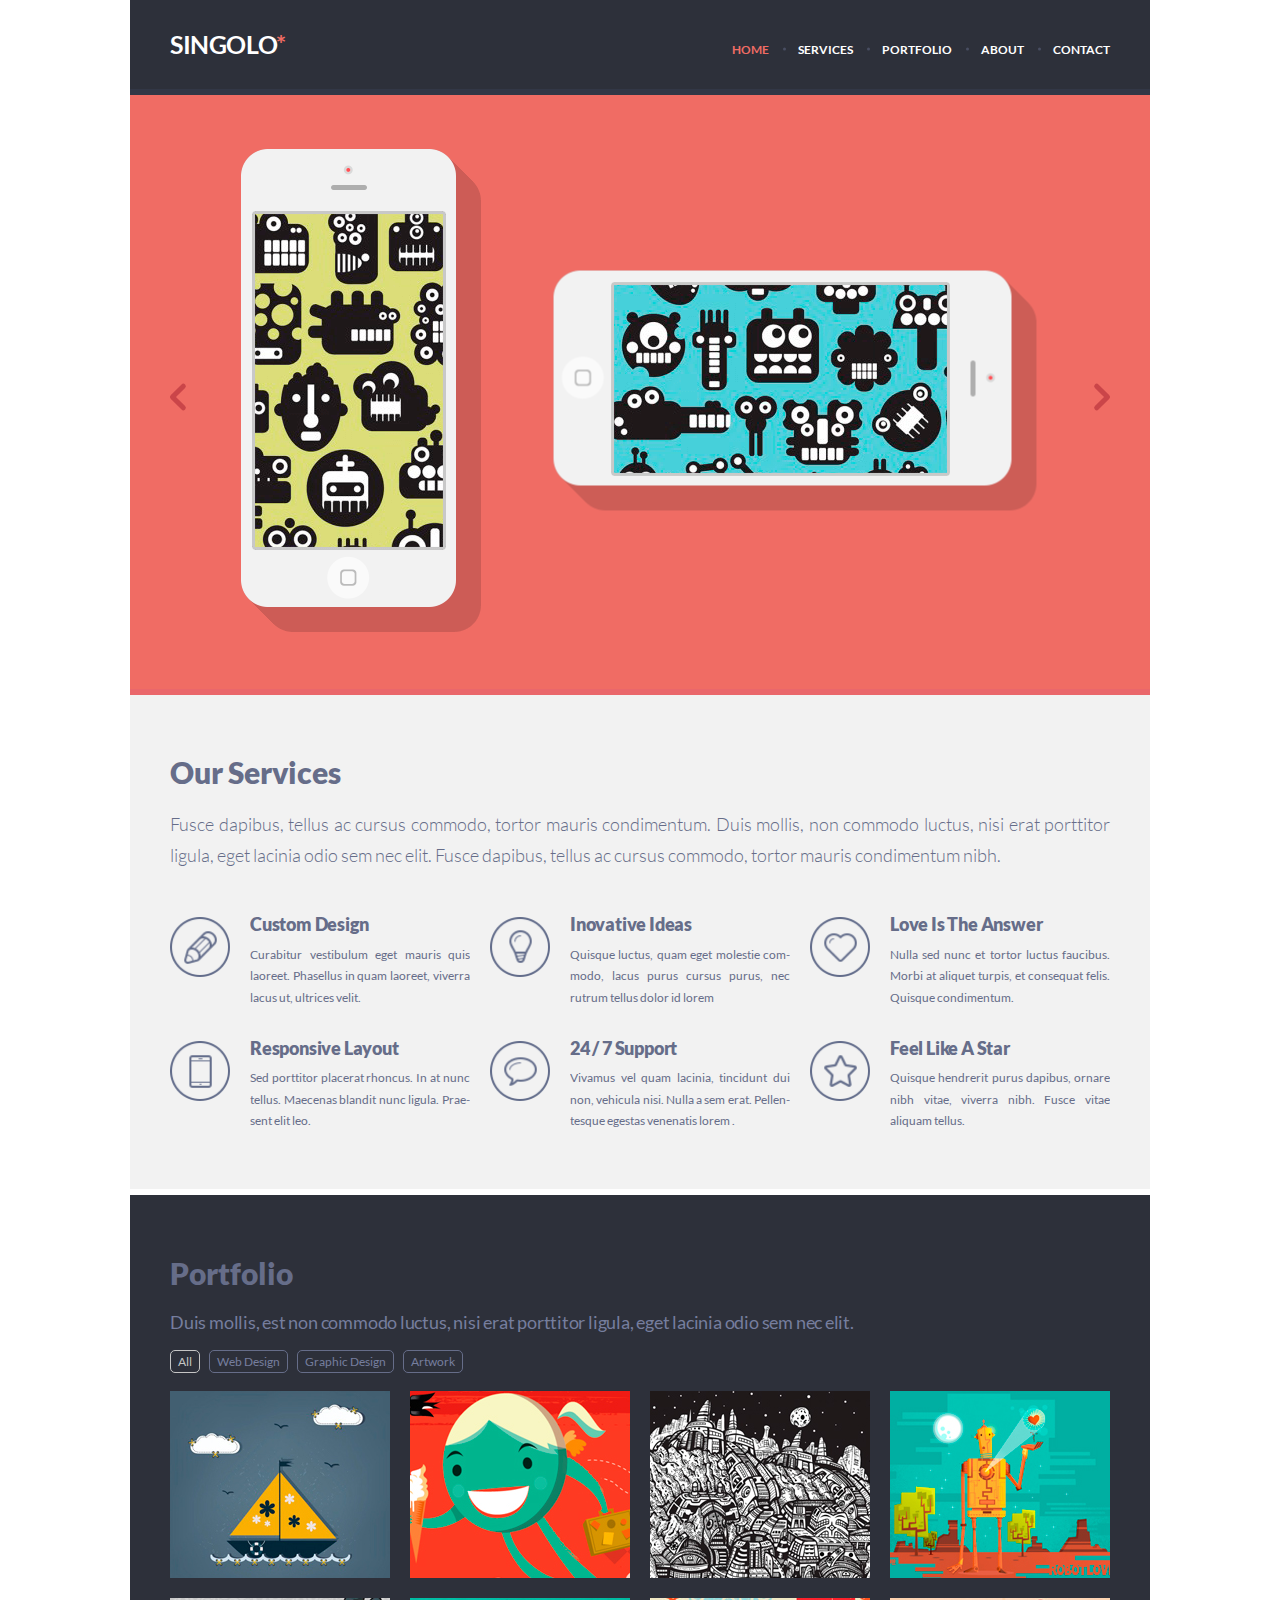
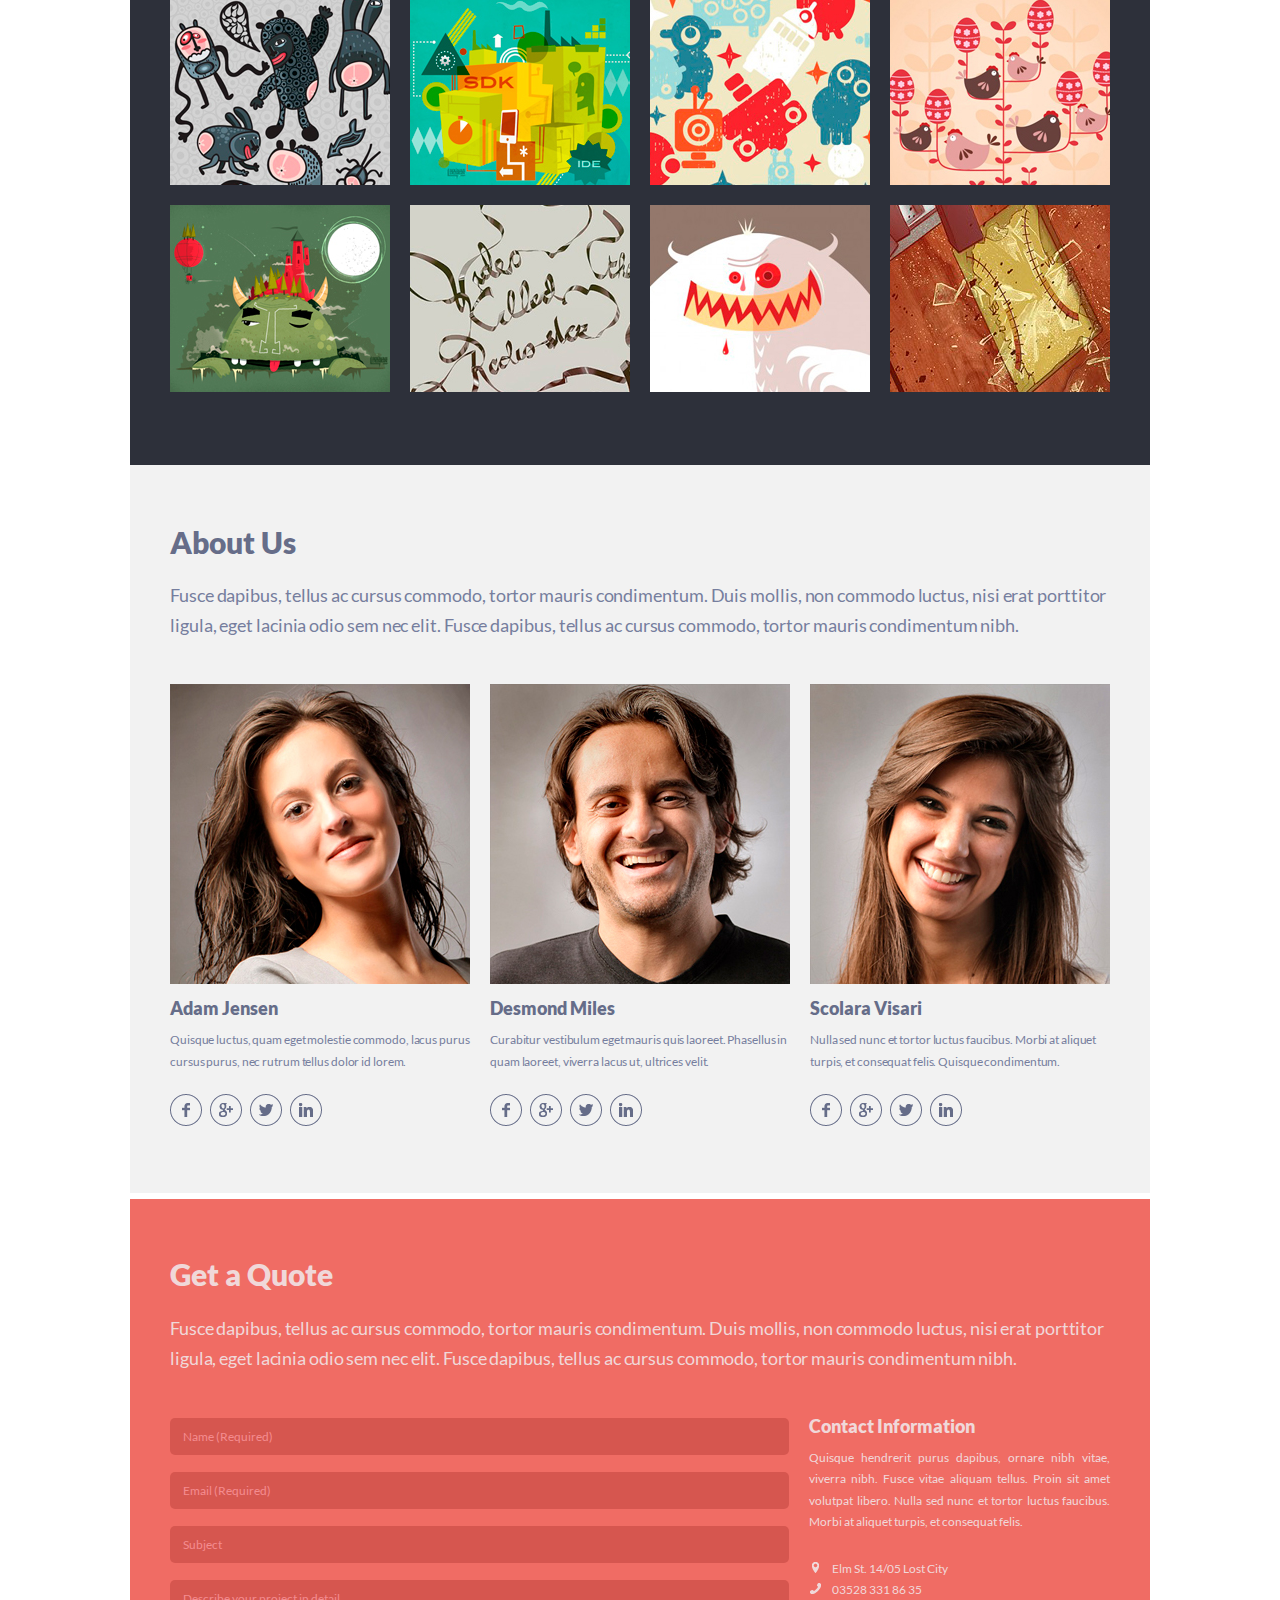
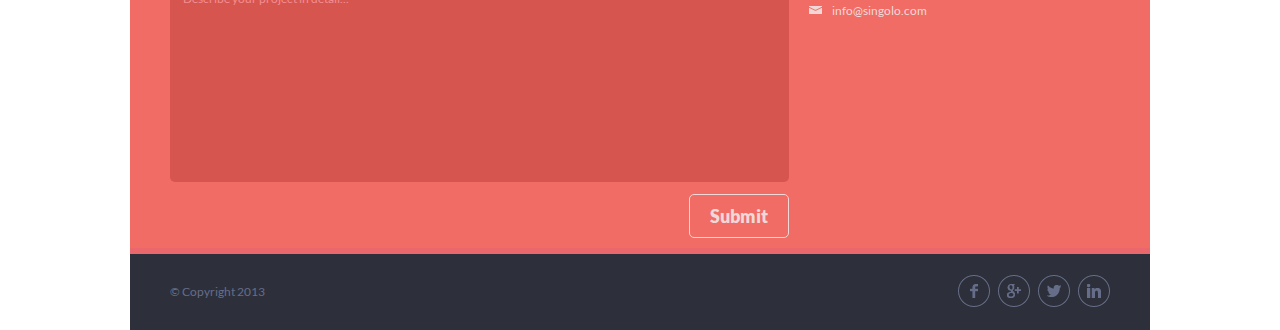
<file: index.html>
<!doctype html>
<html lang="en">
<head>
  <meta charset="UTF-8">
  <meta name="viewport"
        content="width=device-width, user-scalable=no, initial-scale=1.0, maximum-scale=1.0, minimum-scale=1.0">
  <meta http-equiv="X-UA-Compatible" content="ie=edge">
  <link rel="stylesheet" href="main.css">
  <title>Singolo</title>
</head>
<body>
<header id="header" class="header">
  <div class="container">
    <div class="header__content">
      <div class="header__logo">
        <h1>Singolo<span>*</span></h1>
      </div>
      <nav>
        <ul id="header__nav-menu" class="link-menu header__nav-menu">
          <li><a href="#slider" class="header__link-menu active">Home</a></li>
          <li><a href="#services" class="header__link-menu">Services</a></li>
          <li><a href="#portfolio" class="header__link-menu">Portfolio</a></li>
          <li><a href="#about" class="header__link-menu">About</a></li>
          <li><a href="#form" class="header__link-menu">Contact</a></li>
        </ul>
      </nav>
    </div>
  </div>
  <div id="header__menu-btn" class="header__menu-btn">
    <span></span>
    <span></span>
    <span></span>
  </div>
  <div id="header__menu-bg" class="header__menu-bg"></div>
  <div class="header__mobile-menu">
    <div class="header__headline">
      <h2>Singolo<span>*</span></h2>
    </div>
    <ul class="link-menu header__mobile-nav-menu">
      <li><a href="#slider" class="header__mobile-menu-link active">Home</a></li>
      <li><a href="#services" class="header__mobile-menu-link">Services</a></li>
      <li><a href="#portfolio" class="header__mobile-menu-link">Portfolio</a></li>
      <li><a href="#about" class="header__mobile-menu-link">About</a></li>
      <li><a href="#form" class="header__mobile-menu-link">Contact</a></li>
    </ul>
  </div>
</header>
<main>
  <section id="slider" class="slider">
      <div class="slider-1 slider__item active">
        <div class="container">
          <div class="slider__image-1">
            <img src="assets/images/phone.png" alt="Phone" class="phone-image">
            <img src="assets/images/shadow.png" alt="Shadow" class="phone-shadow">
            <img src="assets/images/phone-bg1.png" alt="Background" class="phone-background vertical-bg-btn active">
            <img src="assets/images/phone-off-bg.png" alt="Phone off Background" class="phone-background vertical-bg-btn">
          </div>
          <div class="slider__image-2">
            <img src="assets/images/phone.png" alt="Phone" class="phone-image">
            <img src="assets/images/shadow.png" alt="Shadow" class="phone-shadow">
            <img src="assets/images/phone-bg2.png" alt="Background" class="phone-background horizontal-bg-btn active">
            <img src="assets/images/phone-off-bg.png" alt="Phone off Background" class="phone-background horizontal horizontal-bg-btn">
          </div>
        </div>
      </div>
      <div class="slider-2 slider__item">
        <div class="container">
          <div class="slider__item-block">
            <div class="slider__image image-1">
              <img src="assets/images/slide-2/phone-1.png" alt="Phone">
            </div>
            <div class="slider__image image-2">
              <img src="assets/images/slide-2/phone-2.png" alt="Phone">
            </div>
            <div class="slider__image image-3">
              <img src="assets/images/slide-2/phone-3.png" alt="Phone">
            </div>
          </div>
        </div>
      </div>
      <div id="next-btn" class="next-button slider__button">
        <span></span>
        <span></span>
      </div>
      <div id="prev-btn" class="prev-button slider__button ">
        <span></span>
        <span></span>
      </div>
  </section>
  <section id="services" class="services">
    <div class="container">
      <h2 class="services__headline">Our Services</h2>
      <p class="services__description">Fusce dapibus, tellus ac cursus commodo, tortor mauris condimentum. Duis mollis,
        non commodo luctus, nisi erat porttitor ligula, eget lacinia odio sem nec elit. Fusce dapibus, tellus ac cursus
        commodo, tortor mauris condimentum nibh.</p>
      <div class="service__card">
        <div class="service__card-body">
          <img src="assets/images/pen.png" alt="Pen icon" class="service__card-icon">
          <div class="service__card-item">
            <h3 class="service__card-headline">Custom Design</h3>
            <p class="service__card-description">Curabitur vestibulum eget mauris quis laoreet. Phasellus in quam
              laoreet, viverra lacus ut, ultrices
              velit.</p>
          </div>
        </div>
        <div class="service__card-body">
          <img src="assets/images/lamp.png" alt="Lamp icon" class="service__card-icon">
          <div class="service__card-item">
            <h3 class="service__card-headline">Inovative Ideas</h3>
            <p class="service__card-description">Quisque luctus, quam eget molestie com&shy;modo, lacus purus cursus
              purus,
              nec rutrum tellus dolor id lorem</p>
          </div>
        </div>
        <div class="service__card-body">
          <img src="assets/images/heart.png" alt="Heart icon" class="service__card-icon">
          <div class="service__card-item">
            <h3 class="service__card-headline">Love Is The Answer</h3>
            <p class="service__card-description">Nulla sed nunc et tortor luctus faucibus. Morbi at aliquet turpis, et
              consequat felis. Quisque condimentum.</p>
          </div>
        </div>
        <div class="service__card-body">
          <img src="assets/images/responsive.png" alt="Phone icon" class="service__card-icon">
          <div class="service__card-item">
            <h3 class="service__card-headline">Responsive Layout</h3>
            <p class="service__card-description">Sed porttitor placerat rhoncus. In at nunc tellus. Maecenas blandit
              nunc ligula. Prae&shy;sent elit leo.</p>
          </div>
        </div>
        <div class="service__card-body">
          <img src="assets/images/support.png" alt="Support icon" class="service__card-icon">
          <div class="service__card-item">
            <h3 class="service__card-headline">24 / 7 Support</h3>
            <p class="service__card-description">Vivamus vel quam lacinia, tincidunt dui non, vehicula nisi. Nulla a sem
              erat. Pellen&shy;tesque egestas venenatis lorem .</p>
          </div>
        </div>
        <div class="service__card-body">
          <img src="assets/images/star.png" alt="Star icon" class="service__card-icon">
          <div class="service__card-item">
            <h3 class="service__card-headline">Feel Like A Star</h3>
            <p class="service__card-description">Quisque hendrerit purus dapibus, ornare nibh vitae, viverra nibh. Fusce
              vitae aliquam tellus.</p>
          </div>
        </div>
      </div>
    </div>
  </section>
  <section id="portfolio" class="portfolio container">
    <h2 class="portfolio__headline">Portfolio</h2>
    <p class="portfolio__description">Duis mollis, est non commodo luctus, nisi erat porttitor ligula, eget lacinia odio
      sem nec elit.</p>
    <div id="portfolio__btn-block" class="portfolio__btn-block">
      <button class="portfolio__tab active">All</button>
      <button class="portfolio__tab">Web Design</button>
      <button class="portfolio__tab">Graphic Design</button>
      <button class="portfolio__tab">Artwork</button>
    </div>
    <div class="portfolio__card-block">
      <div class="portfolio__item item-1"></div>
      <div class="portfolio__item item-2"></div>
      <div class="portfolio__item item-3"></div>
      <div class="portfolio__item item-4"></div>
      <div class="portfolio__item item-5"></div>
      <div class="portfolio__item item-6"></div>
      <div class="portfolio__item item-7"></div>
      <div class="portfolio__item item-8"></div>
      <div class="portfolio__item item-9"></div>
      <div class="portfolio__item item-10"></div>
      <div class="portfolio__item item-11"></div>
      <div class="portfolio__item item-12"></div>
    </div>
  </section>
  <section id="about" class="about container">
    <h2 class="about__headline">About Us</h2>
    <p class="about__description">Fusce dapibus, tellus ac cursus commodo, tortor mauris condimentum. Duis mollis, non
      commodo luctus, nisi erat porttitor ligula, eget lacinia odio sem nec elit. Fusce dapibus, tellus ac cursus
      commodo, tortor mauris condimentum nibh.</p>
    <div class="about__card">
      <div class="about__item">
        <div class="about__photo">
          <img src="assets/images/portfolio/item-15.jpg" alt="Photo">
        </div>
        <h3 class="about__name">Adam Jensen</h3>
        <p class="about__detail">Quisque luctus, quam eget molestie commodo, lacus purus cursus purus, nec rutrum tellus
          dolor id lorem.</p>
        <div class="about__social">
          <a href="#" target="_blank" class="about__social-link fb"></a>
          <a href="#" target="_blank" class="about__social-link google"></a>
          <a href="#" target="_blank" class="about__social-link twitter"></a>
          <a href="#" target="_blank" class="about__social-link in"></a>
        </div>
      </div>
      <div class="about__item">
        <div class="about__photo">
          <img src="assets/images/portfolio/item-14.jpg" alt="Photo">
        </div>
        <h3 class="about__name">Desmond Miles</h3>
        <p class="about__detail">Curabitur vestibulum eget mauris quis laoreet. Phasellus in quam laoreet, viverra lacus
          ut, ultrices velit.</p>
        <div class="about__social">
          <a href="#" target="_blank" class="about__social-link fb"></a>
          <a href="#" target="_blank" class="about__social-link google"></a>
          <a href="#" target="_blank" class="about__social-link twitter"></a>
          <a href="#" target="_blank" class="about__social-link in"></a>
        </div>
      </div>
      <div class="about__item">
        <div class="about__photo">
          <img src="assets/images/portfolio/item-13.jpg" alt="Photo">
        </div>
        <h3 class="about__name">Scolara Visari</h3>
        <p class="about__detail">Nulla sed nunc et tortor luctus faucibus. Morbi at aliquet turpis, et consequat felis.
          Quisque condimentum.</p>
        <div class="about__social">
          <a href="#" target="_blank" class="about__social-link fb"></a>
          <a href="#" target="_blank" class="about__social-link google"></a>
          <a href="#" target="_blank" class="about__social-link twitter"></a>
          <a href="#" target="_blank" class="about__social-link in"></a>
        </div>
      </div>
    </div>
  </section>
  <section id="form" class="form container">
    <h2 class="form__headline">Get a Quote</h2>
    <p class="form__description">Fusce dapibus, tellus ac cursus commodo, tortor mauris condimentum. Duis
      mollis, non commodo luctus, nisi erat
      porttitor ligula, eget lacinia odio sem nec elit. Fusce dapibus, tellus ac cursus commodo, tortor mauris
      condimentum nibh.</p>
    <form id="form__body" class="form__body">
      <div class="form__input">
        <input class="input" name="name" type="text"  required placeholder="Name (Required)" data-type="name">
        <input class="input" name="email" type="email" required placeholder="Email (Required)" data-type="email">
        <input id="form__theme" class="input" name="subject" type="text" placeholder="Subject">
        <textarea id="form__description" class="textarea" name="detail" placeholder="Describe your project in detail..."></textarea>
        <div class="form__btn-block">
          <button id="form__btn" class="btn" type="submit">Submit</button>
        </div>
      </div>
      <div class="form__contact">
        <h3 class="form__contact-headline">Contact Information</h3>
        <p class="form__contact-description">Quisque hendrerit purus dapibus, ornare nibh vitae, viverra nibh. Fusce vitae aliquam tellus. Proin sit
          amet volutpat libero. Nulla sed nunc et tortor luctus faucibus. Morbi at aliquet turpis, et consequat felis.
        </p>
        <div class="form__contact-item">
          <div class="form__contact-img">
            <img src="assets/images/form/location.png" alt="Location">
          </div>
          <p>Elm St. 14/05 Lost City</p>
        </div>
        <div class="form__contact-item">
          <div class="form__contact-img">
            <img src="assets/images/form/phone1.png" alt="Location">
          </div>
          <a href="tel:035283318635" class="form__contact-link">03528 331 86 35</a>
        </div>
        <div class="form__contact-item">
          <div class="form__contact-img">
            <img src="assets/images/form/mail.png" alt="Location">
          </div>
          <a href="mailto:info@singolo.com" class="form__contact-link">info@singolo.com</a>
        </div>
      </div>
    </form>
  </section>
</main>
<footer id="footer" class="footer container">
  <div class="copyright">
    <p>&copy; Copyright 2013</p>
  </div>
  <div class="footer__social-link">
    <a href="#" class=""><img src="assets/images/footer/fb.png" alt="FB"></a>
    <a href="#" class=""><img src="assets/images/footer/google+.png" alt="Google+"></a>
    <a href="#" class=""><img src="assets/images/footer/twitter.png" alt="Twitter"></a>
    <a href="#" class=""><img src="assets/images/footer/in.png" alt="In"></a>
  </div>
</footer>
<div id="modal" class="modal">
  <div id="modal__content" class="modal__content">
    <h3>Письмо отправлено!</h3>
    <p>Тема:<span id="modal__theme" class="modal__form-data"></span></p>
    <p>Описание:<span id="modal__description" class="modal__form-data"></span></p>
    <button id="modal__btn" class="btn modal__btn">ОК</button>
  </div>
</div>
<script src="script.js"></script>
</body>
</html>
</file>
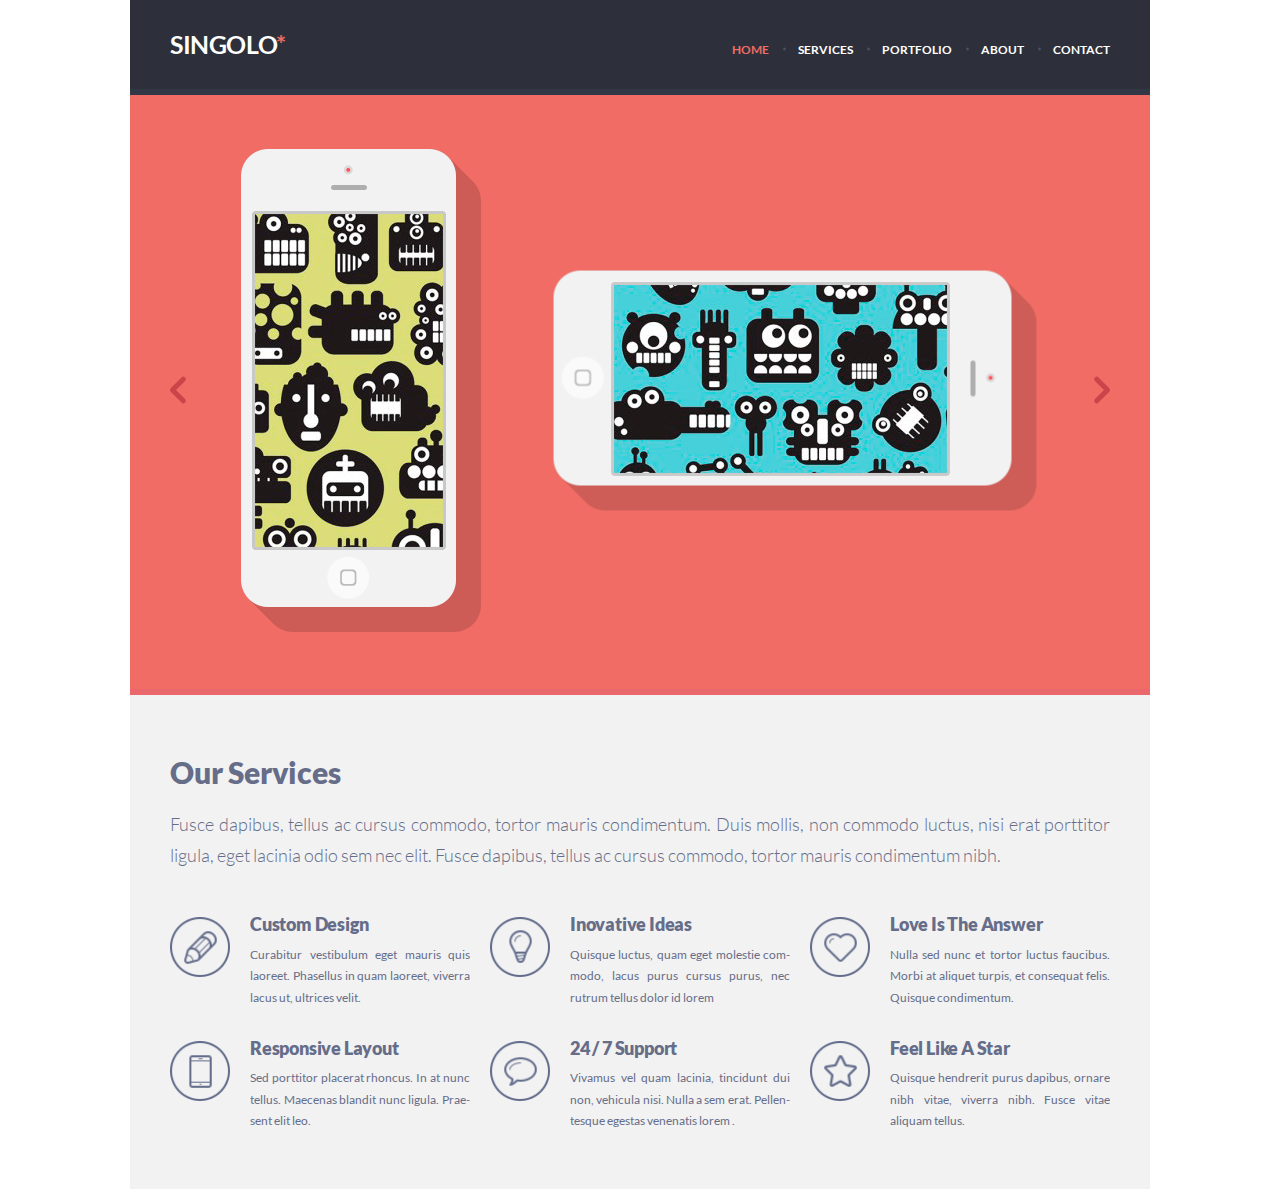
<file: singolo1.html>
<!doctype html>
<html lang="en">
<head>
  <meta charset="UTF-8">
  <meta name="viewport"
        content="width=device-width, user-scalable=no, initial-scale=1.0, maximum-scale=1.0, minimum-scale=1.0">
  <meta http-equiv="X-UA-Compatible" content="ie=edge">
  <link rel="stylesheet" href="singolo1.css">
  <title>Singolo1</title>
</head>
<body>
<header id="header" class="header">
  <div class="container">
    <div class="header__content">
      <div class="header__logo">
        <h1>Singolo<span>*</span></h1>
      </div>
      <nav>
        <ul class="header__nav-menu">
          <li><a href="#" class="header__link-menu active">Home</a></li>
          <li><a href="#" class="header__link-menu">Services</a></li>
          <li><a href="#" class="header__link-menu">Portfolio</a></li>
          <li><a href="#" class="header__link-menu">About</a></li>
          <li><a href="#" class="header__link-menu">Contact</a></li>
        </ul>
      </nav>
    </div>
  </div>
</header>
<main>
  <section id="slider" class="slider">
    <div class="container">
      <div class="slider__image-1">
        <img src="assets/images/phone.png" alt="Phone" class="phone-image">
        <img src="assets/images/shadow.png" alt="Shadow" class="phone-shadow">
        <img src="assets/images/phone-bg1.png" alt="Background" class="phone-background">
      </div>
      <div class="slider__image-2">
        <img src="assets/images/phone.png" alt="Phone" class="phone-image">
        <img src="assets/images/shadow.png" alt="Shadow" class="phone-shadow">
        <img src="assets/images/phone-bg2.png" alt="Background" class="phone-background">
      </div>
      <div class="next-button slider__button ">
        <span></span>
        <span></span>
      </div>
      <div class="prev-button slider__button ">
        <span></span>
        <span></span>
      </div>
    </div>
  </section>
  <section id="services" class="services">
    <div class="container">
      <h2 class="services__headline">Our Services</h2>
      <p class="services__description">Fusce dapibus, tellus ac cursus commodo, tortor mauris condimentum. Duis mollis,
        non commodo luctus, nisi erat porttitor ligula, eget lacinia odio sem nec elit. Fusce dapibus, tellus ac cursus
        commodo, tortor mauris condimentum nibh.</p>
      <div class="service__card">
        <div class="service__card-body">
          <img src="assets/images/pen.png" alt="Pen icon" class="service__card-icon">
          <div class="service__card-item">
            <h3 class="service__card-headline">Custom Design</h3>
            <p class="service__card-description">Curabitur vestibulum eget mauris quis laoreet. Phasellus in quam
              laoreet, viverra lacus ut, ultrices
              velit.</p>
          </div>
        </div>
        <div class="service__card-body">
          <img src="assets/images/lamp.png" alt="Lamp icon" class="service__card-icon">
          <div class="service__card-item">
            <h3 class="service__card-headline">Inovative Ideas</h3>
            <p class="service__card-description">Quisque luctus, quam eget molestie com&shy;modo, lacus purus cursus
              purus,
              nec rutrum tellus dolor id lorem</p>
          </div>
        </div>
        <div class="service__card-body">
          <img src="assets/images/heart.png" alt="Heart icon" class="service__card-icon">
          <div class="service__card-item">
            <h3 class="service__card-headline">Love Is The Answer</h3>
            <p class="service__card-description">Nulla sed nunc et tortor luctus faucibus. Morbi at aliquet turpis, et
              consequat felis. Quisque condimentum.</p>
          </div>
        </div>
        <div class="service__card-body">
          <img src="assets/images/responsive.png" alt="Phone icon" class="service__card-icon">
          <div class="service__card-item">
            <h3 class="service__card-headline">Responsive Layout</h3>
            <p class="service__card-description">Sed porttitor placerat rhoncus. In at nunc tellus. Maecenas blandit
              nunc ligula. Prae&shy;sent elit leo.</p>
          </div>
        </div>
        <div class="service__card-body">
          <img src="assets/images/support.png" alt="Support icon" class="service__card-icon">
          <div class="service__card-item">
            <h3 class="service__card-headline">24 / 7 Support</h3>
            <p class="service__card-description">Vivamus vel quam lacinia, tincidunt dui non, vehicula nisi. Nulla a sem
              erat. Pellen&shy;tesque egestas venenatis lorem .</p>
          </div>
        </div>
        <div class="service__card-body">
          <img src="assets/images/star.png" alt="Star icon" class="service__card-icon">
          <div class="service__card-item">
            <h3 class="service__card-headline">Feel Like A Star</h3>
            <p class="service__card-description">Quisque hendrerit purus dapibus, ornare nibh vitae, viverra nibh. Fusce
              vitae aliquam tellus.</p>
          </div>
        </div>
      </div>
    </div>
  </section>
</main>
</body>
</html>
</file>
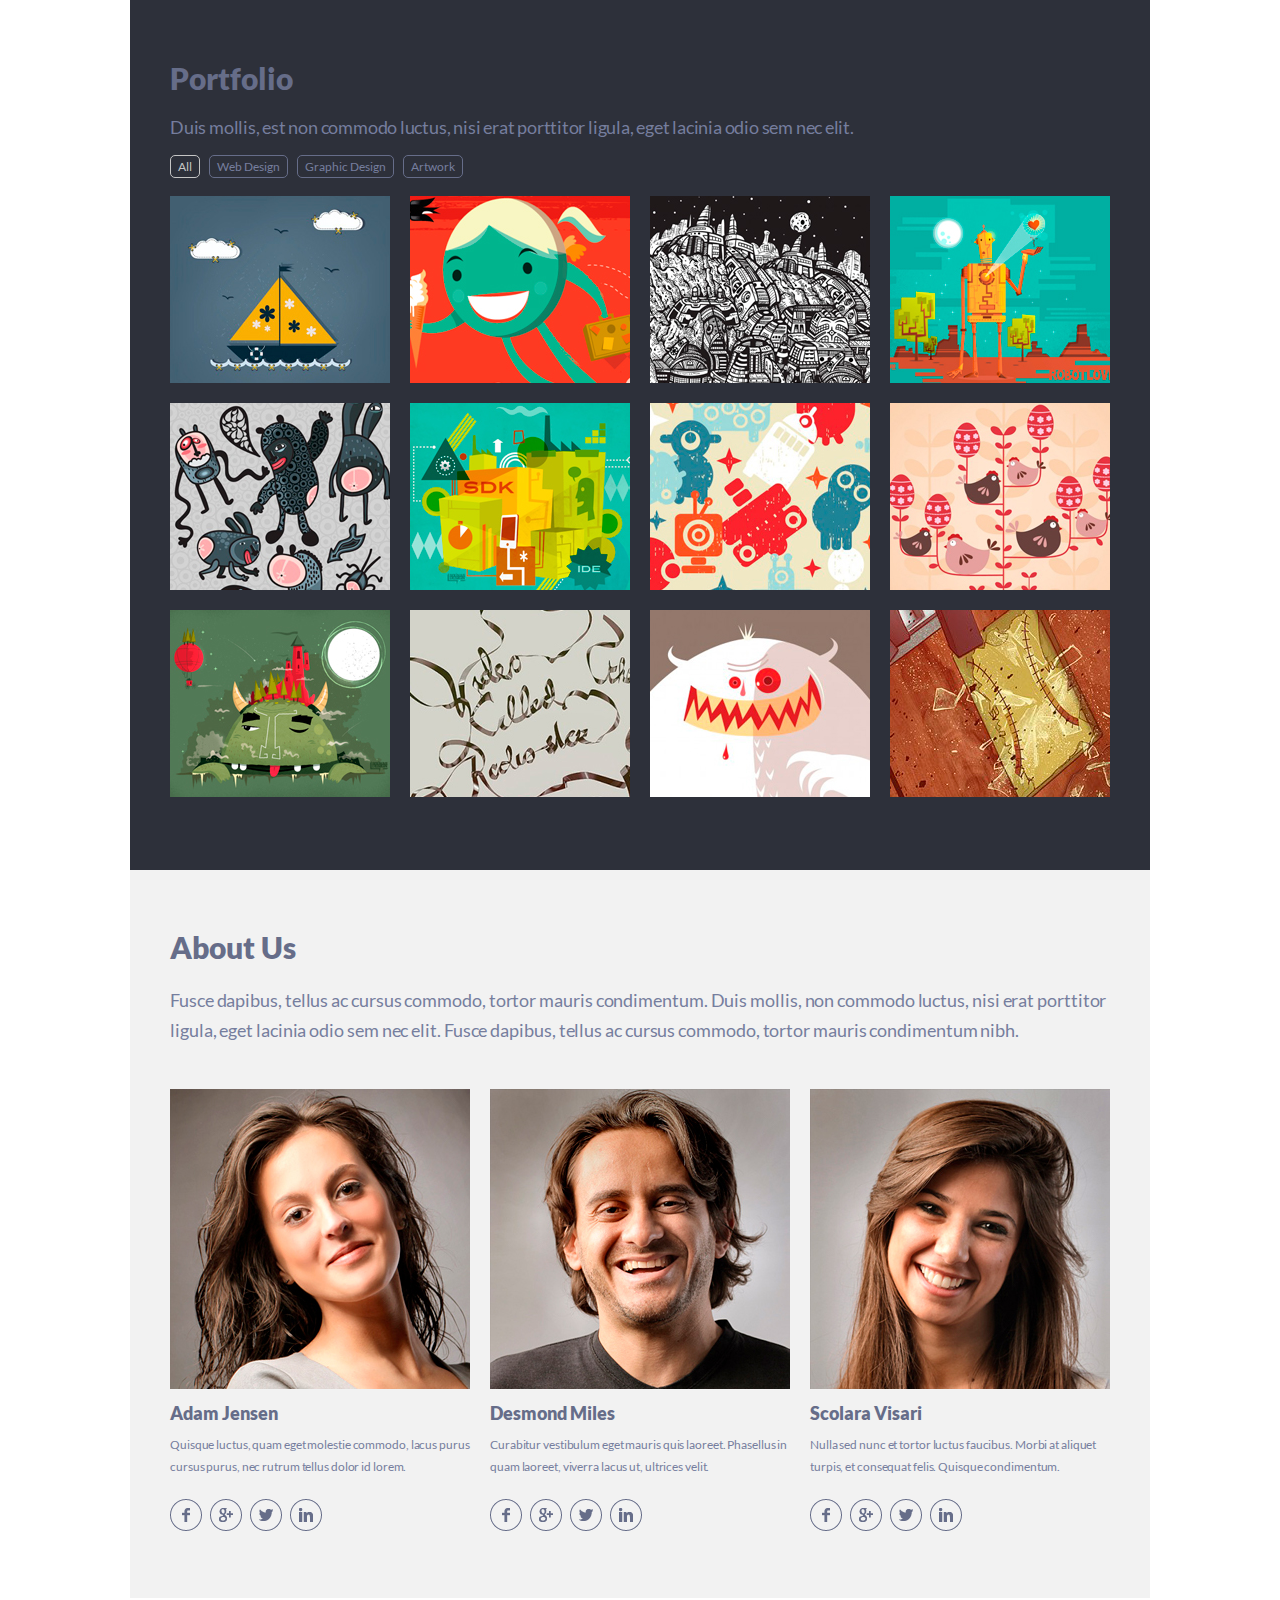
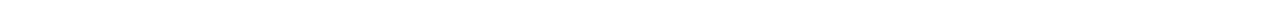
<file: singolo2.html>
<!doctype html>
<html lang="en">
<head>
  <meta charset="UTF-8">
  <meta name="viewport"
        content="width=device-width, user-scalable=no, initial-scale=1.0, maximum-scale=1.0, minimum-scale=1.0">
  <meta http-equiv="X-UA-Compatible" content="ie=edge">
  <link rel="stylesheet" href="default.css">
  <link rel="stylesheet" href="singolo2.css">
  <title>Singolo1</title>
</head>
<body>
<main>
  <section id="portfolio" class="portfolio container">
    <h2 class="portfolio__headline">Portfolio</h2>
    <p class="portfolio__description">Duis mollis, est non commodo luctus, nisi erat porttitor ligula, eget lacinia odio
      sem nec elit.</p>
    <div class="portfolio__btn-block">
      <button class="portfolio__tab active">All</button>
      <button class="portfolio__tab">Web Design</button>
      <button class="portfolio__tab">Graphic Design</button>
      <button class="portfolio__tab">Artwork</button>
    </div>
    <div class="portfolio__card-block">
      <div class="portfolio__item item-1"></div>
      <div class="portfolio__item item-2"></div>
      <div class="portfolio__item item-3"></div>
      <div class="portfolio__item item-4"></div>
      <div class="portfolio__item item-5"></div>
      <div class="portfolio__item item-6"></div>
      <div class="portfolio__item item-7"></div>
      <div class="portfolio__item item-8"></div>
      <div class="portfolio__item item-9"></div>
      <div class="portfolio__item item-10"></div>
      <div class="portfolio__item item-11"></div>
      <div class="portfolio__item item-12"></div>
    </div>
  </section>
  <section id="about" class="about container">
    <h2 class="about__headline">About Us</h2>
    <p class="about__description">Fusce dapibus, tellus ac cursus commodo, tortor mauris condimentum. Duis mollis, non
      commodo luctus, nisi erat porttitor ligula, eget lacinia odio sem nec elit. Fusce dapibus, tellus ac cursus
      commodo, tortor mauris condimentum nibh.</p>
    <div class="about__card">
      <div class="about__item">
        <div class="about__photo">
          <img src="assets/images/portfolio/item-15.jpg" alt="Photo">
        </div>
        <h3 class="about__name">Adam Jensen</h3>
        <p class="about__detail">Quisque luctus, quam eget molestie commodo, lacus purus cursus purus, nec rutrum tellus
          dolor id lorem.</p>
        <div class="about__social">
          <a href="#" target="_blank" class="about__social-link fb"></a>
          <a href="#" target="_blank" class="about__social-link google"></a>
          <a href="#" target="_blank" class="about__social-link twitter"></a>
          <a href="#" target="_blank" class="about__social-link in"></a>
        </div>
      </div>
      <div class="about__item">
        <div class="about__photo">
          <img src="assets/images/portfolio/item-14.jpg" alt="Photo">
        </div>
        <h3 class="about__name">Desmond Miles</h3>
        <p class="about__detail">Curabitur vestibulum eget mauris quis laoreet. Phasellus in quam laoreet, viverra lacus
          ut, ultrices velit.</p>
        <div class="about__social">
          <a href="#" target="_blank" class="about__social-link fb"></a>
          <a href="#" target="_blank" class="about__social-link google"></a>
          <a href="#" target="_blank" class="about__social-link twitter"></a>
          <a href="#" target="_blank" class="about__social-link in"></a>
        </div>
      </div>
      <div class="about__item">
        <div class="about__photo">
          <img src="assets/images/portfolio/item-13.jpg" alt="Photo">
        </div>
        <h3 class="about__name">Scolara Visari</h3>
        <p class="about__detail">Nulla sed nunc et tortor luctus faucibus. Morbi at aliquet turpis, et consequat felis.
          Quisque condimentum.</p>
        <div class="about__social">
          <a href="#" target="_blank" class="about__social-link fb"></a>
          <a href="#" target="_blank" class="about__social-link google"></a>
          <a href="#" target="_blank" class="about__social-link twitter"></a>
          <a href="#" target="_blank" class="about__social-link in"></a>
        </div>
      </div>
    </div>
  </section>
</main>
</body>
</html>
</file>
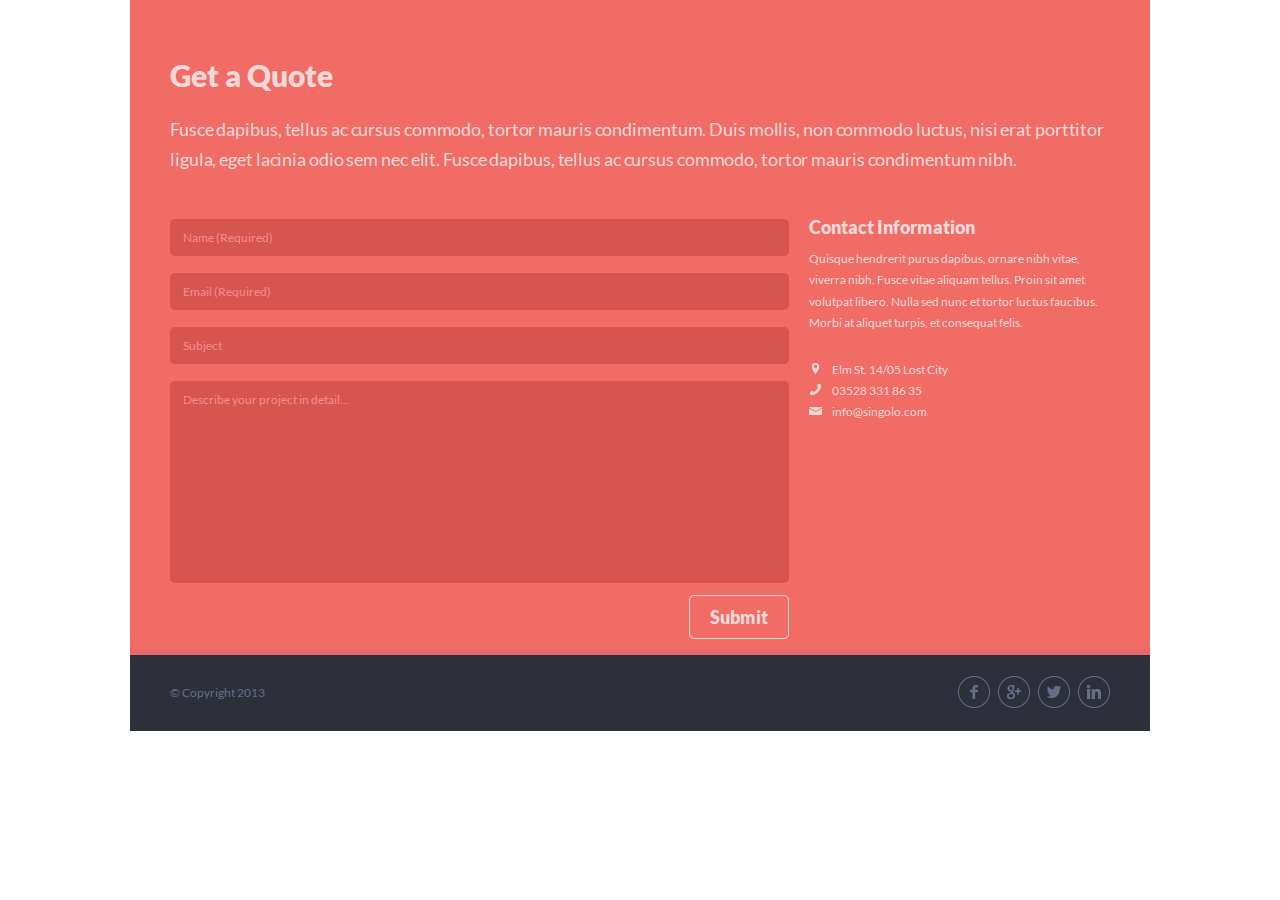
<file: singolo3.html>
<!doctype html>
<html lang="en">
<head>
  <meta charset="UTF-8">
  <meta name="viewport"
        content="width=device-width, user-scalable=no, initial-scale=1.0, maximum-scale=1.0, minimum-scale=1.0">
  <meta http-equiv="X-UA-Compatible" content="ie=edge">
  <link rel="stylesheet" href="default.css">
  <link rel="stylesheet" href="singolo3.css">
  <title>Singolo3</title>
</head>
<body>
<main>
  <main>
    <section id="form" class="form container">
      <h2 class="form__headline">Get a Quote</h2>
      <p class="form__description">Fusce dapibus, tellus ac cursus commodo, tortor mauris condimentum. Duis
        mollis, non commodo luctus, nisi erat
        porttitor ligula, eget lacinia odio sem nec elit. Fusce dapibus, tellus ac cursus commodo, tortor mauris
        condimentum nibh.</p>
      <form class="form__body">
        <div class="form__input">
          <input class="input" name="name" type="text"  required placeholder="Name (Required)">
          <input class="input" name="email" type="email" required placeholder="Email (Required)">
          <input class="input" name="subject" type="text" placeholder="Subject">
          <textarea class="textarea" name="detail" placeholder="Describe your project in detail..."></textarea>
          <div class="form__btn-block">
            <button class="btn" type="submit">Submit</button>
          </div>
        </div>
        <div class="form__contact">
          <h3 class="form__contact-headline">Contact Information</h3>
          <p class="form__contact-description">Quisque hendrerit purus dapibus, ornare nibh vitae, viverra nibh. Fusce vitae aliquam tellus. Proin sit
            amet volutpat libero. Nulla sed nunc et tortor luctus faucibus. Morbi at aliquet turpis, et consequat felis.
          </p>
          <div class="form__contact-item">
            <div class="form__contact-img">
              <img src="assets/images/form/location.png" alt="Location">
            </div>
            <p>Elm St. 14/05 Lost City</p>
          </div>
          <div class="form__contact-item">
            <div class="form__contact-img">
              <img src="assets/images/form/phone1.png" alt="Location">
            </div>
            <a href="tel:035283318635" class="form__contact-link">03528 331 86 35</a>
          </div>
          <div class="form__contact-item">
            <div class="form__contact-img">
              <img src="assets/images/form/mail.png" alt="Location">
            </div>
            <a href="mailto:info@singolo.com" class="form__contact-link">info@singolo.com</a>
          </div>
        </div>
      </form>
    </section>
    <footer id="footer" class="footer container">
      <div class="copyright">
        <p>&copy; Copyright 2013</p>
      </div>
      <div class="footer__social-link">
        <a href="#" class=""><img src="assets/images/footer/fb.png" alt="FB"></a>
        <a href="#" class=""><img src="assets/images/footer/google+.png" alt="Google+"></a>
        <a href="#" class=""><img src="assets/images/footer/twitter.png" alt="Twitter"></a>
        <a href="#" class=""><img src="assets/images/footer/in.png" alt="In"></a>
      </div>
    </footer>
  </main>
</main>
</body>
</html>
</file>
<file: main.css>
@charset "UTF-8";
@font-face {
    font-family: Lato;
    src: url("assets/fonts/Lato-Regular.ttf");
}

@font-face {
    font-family: LatoBold;
    src: url("assets/fonts/Lato-Bold.ttf");
}

@font-face {
    font-family: LatoBlack;
    src: url("assets/fonts/Lato-Black.ttf");
}

@font-face {
    font-family: LatoLight;
    src: url("assets/fonts/Lato-Light.ttf");
}

/*Подключение шрифта по умолчанию и сброс настроек браузера*/
body {
    font-family: Lato, sans-serif;
    margin: 95px 0 0 0;
    padding: 0;
    font-size: 10px;
    color: #666d89;
}

html {
    scroll-behavior: smooth;
}

* {
    -webkit-box-sizing: border-box;
    box-sizing: border-box;
}

h1, h2, h3, h4, h5, h6, p, ul {
    margin: 0;
    padding: 0;
}

* {
    -webkit-box-sizing: border-box;
    box-sizing: border-box;
}

::after,
::before {
    -webkit-box-sizing: inherit;
    box-sizing: inherit;
}

a {
    text-decoration: none;
}

li {
    list-style: none;
}

input, textarea {
    outline: none;
}

button {
    outline: none;
    background-color: transparent;
    cursor: pointer;
}

/*Указания ширины контейнера в соответсвии с условиями таска*/
.container {
    width: 100%;
    max-width: 1020px;
    padding: 0 40px;
    margin: 0 auto;
}

.test {
    position: relative;
    height: 95px;
    width: 100%;
}


/*Стили для Хедера (Шапки)*/
.header {
    width: 100%;
    max-width: 1020px;
    /* доработка т.к. были ц.у. обрезать область*/
    top: 0;
    left: 0;
    right: 0;
    margin: 0 auto;
    height: 95px;
    background-color: #2d303a;
    position: fixed;
    z-index: 100;
}

.header:after {
    content: '';
    width: 100%;
    height: 6px;
    position: absolute;
    background-color: #323746;
    bottom: 0;
}

.header__content {
    display: -webkit-box;
    display: -ms-flexbox;
    display: flex;
    -webkit-box-pack: justify;
    -ms-flex-pack: justify;
    justify-content: space-between;
    -webkit-box-align: center;
    -ms-flex-align: center;
    align-items: center;
    height: 95px;
}

.header__logo h1 {
    font-family: LatoBold;
    font-size: 2.5em;
    letter-spacing: -0.4px;
    color: #fff;
    text-transform: uppercase;
    margin-bottom: 7px;
    /*корректировака для выравнивания по шаблону PixelPerfect*/
}

.header__logo h1 span {
    color: #f06c64;
}

.header__nav-menu {
    display: -webkit-box;
    display: -ms-flexbox;
    display: flex;
    margin-top: 3px;
    /*корректировака для выравнивания по шаблону PixelPerfect*/
}

.header__nav-menu a {
    font-family: LatoBold;
    color: #fff;
    font-size: 1.2em;
    text-transform: uppercase;
    margin-left: 29px;
    -webkit-transition: .3s all;
    -o-transition: .3s all;
    transition: .3s all;
    /*Плавный ховер*/
}

.header__nav-menu a:hover {
    color: #f06c64;
}

a.header__link-menu.active {
    color: #f06c64;
}

.header__nav-menu li {
    position: relative;
}

.header__nav-menu li:before {
    content: '';
    display: block;
    width: 3px;
    height: 3px;
    background-color: #494e62;
    border-radius: 50%;
    position: absolute;
    top: 50%;
    left: 14px;
    -webkit-transform: translateY(-50%);
    -ms-transform: translateY(-50%);
    transform: translateY(-50%);
}

.header__nav-menu li:first-child:before {
    display: none;
}

.header__menu-btn {
    display: none;
}

.header__menu-bg {
    width: 100%;
    height: 100vh;
    position: fixed;
    top: 0;
    background: #2D303A;
    opacity: 0;
    display: none;
}

.header__menu-bg.active {
    display: block;
    opacity: 0.6;
}

.header__mobile-menu {
    position: fixed;
    width: 278px;
    height: 100vh;
    z-index: 100;
    top: 0;
    background: #2D303A;
    box-shadow: 0px -40px 20px rgba(0, 0, 0, 0.4);
    left: -100%;
    transition: .5s all;
}

.header__mobile-menu.active {
    left: 0;
}

.header__mobile-nav-menu {
    width: 205px;
    height: 260px;
    margin-left: auto;
    display: flex;
    flex-direction: column;
    justify-content: space-between;
    position: relative;
    top: 50%;
    transform: translateY(-50%);
}


.header__mobile-menu-link {
    font-family: LatoBold;
    font-size: 2.4em;
    line-height: 29px;
    color: white;
    text-transform: uppercase;
}

.header__mobile-menu-link.active {
    color: #f06c64
}

.header__headline {
    padding-left: 70px;
    padding-top: 25px;
}

.header__headline h2 {
    font-family: LatoBold;
    font-size: 20px;
    color: white;
    text-transform: uppercase;
}

.header__headline h2 span {
    color: #f06c64;
}


/*Стили для блока слайдера*/
.slider {
    width: 100%;
    max-width: 1020px;
    /* доработка т.к. были ц.у. обрезать область*/
    margin:  auto;
    height: 600px;
    /*background-color: #f06c64;*/
    position: relative;
    overflow: hidden;
}

.slider__item {
    z-index: -1;
    display: none;
}

.slider__item.future {
    display: block;
}

.slider__item.active {
    display: block;
    opacity: 1;
    z-index: 0;
    left: 0;
    right: 0;
}

.slider__item {
    width: 100%;
    position: absolute;
    top: 0;
    left: 0;
    right: 0;
    transition: 1s all;
}

.slider__item.left {
    opacity: 1;
    right: auto;
    left: -100%;
    transition: 1s all;
}

.slider__item.right {
    opacity: 1;
    left: auto;
    right: -100%;
    transition: 1s all;
}

.slider__item.right.active {
    opacity: 1;
    z-index: 0;
    /*left: 0;*/
    right: 0;
    transition: 1s all;
}

.slider__item.left.active {
    opacity: 1;
    z-index: 0;
    left: 0;
    /*right: 0;*/
    transition: 1s all;
}


.slider .container {
    position: relative;
    /*Для правильного позиционирование кнопок сладера*/
}


.slider__image-1,
.slider__image-2 {
    position: relative;
}

.phone-image {
    z-index: 10;
}

.phone-background {
    cursor: pointer;
    z-index: 20;
}

.phone-image,
.phone-shadow,
.phone-background {
    position: absolute;
}

.slider__image-1 .phone-image,
.slider__image-1 .phone-shadow {
    top: 54px;
    left: 71px;
}

.slider__image-1 .phone-background {
    top: 116px;
    left: 82px;
}

.slider__image-2 .phone-image,
.slider__image-2 .phone-shadow {
    top: 54px;
    left: 505px;
    -webkit-transform: rotateZ(90deg);
    -ms-transform: rotate(90deg);
    transform: rotateZ(90deg);
}

.slider__image-2 .phone-shadow {
    -webkit-transform: rotateY(180deg) rotateZ(90deg);
    transform: rotateY(180deg) rotateZ(90deg);
}

.slider__image-2 .phone-background {
    top: 187px;
    left: 441px;
}

.slider__button {
    position: absolute;
    width: 20px;
    height: 30px;
    /*top: 278px;*/
    top: 50%;
    transform: translateY(-50%);
    cursor: pointer;
}

.next-button {
    position: absolute;
    left: 38px;
}

.prev-button {
    position: absolute;
    right: 38px;
}

.slider__button span {
    display: block;
    position: absolute;
    width: 20px;
    height: 5px;
    background-color: #ca4549;
    border-radius: 5px;
    -webkit-transition: .3s all;
    -o-transition: .3s all;
    transition: .3s all;
}

.slider__button:hover span {
    background-color: #323746;
}

.next-button span:first-child {
    -webkit-transform: rotateZ(45deg);
    -ms-transform: rotate(45deg);
    transform: rotateZ(45deg);
    top: 20px;
}

.next-button span:last-child {
    -webkit-transform: rotateZ(-45deg);
    -ms-transform: rotate(-45deg);
    transform: rotateZ(-45deg);
    top: 9px;
}

.prev-button span:first-child {
    -webkit-transform: rotateZ(-45deg);
    -ms-transform: rotate(-45deg);
    transform: rotateZ(-45deg);
    top: 20px;
}

.prev-button span:last-child {
    -webkit-transform: rotateZ(45deg);
    -ms-transform: rotate(45deg);
    transform: rotateZ(45deg);
    top: 9px;
}

/*Новые стили для задачи по DOM*/
.slider__item.slider-1 {
    height: 100%;
    background-color: #f06c64;
}

.slider__item.slider-1:after {
    content: '';
    width: 100%;
    height: 6px;
    position: absolute;
    background-color: #ea676b;
    bottom: 0;
}

.slider__item.slider-2 {
    height: 100%;
    background-color: #648BF0;
}

.slider-2 .slider__item-block {
    display: flex;
    align-items: center;
    justify-content: center;
    padding-top: 43px;
}

.slider-2 .image-2 {
    position: relative;
    z-index: 10;
}

.slider-2 .image-1 {
    position: relative;
    right: -17px;
    z-index: 0;
}

.slider-2 .image-3 {
    position: relative;
    right: 26px;
    z-index: 0;
}


.phone-background.horizontal {
    transform: rotateZ(90deg);
    top: 114px;
    left: 514px;
}

.vertical-bg-btn, .horizontal-bg-btn {
    display: none;
}

.vertical-bg-btn.active, .horizontal-bg-btn.active {
    display: block;
}


/*Стили для блока Сервис*/
.services {
    width: 100%;
    max-width: 1020px;
    /* доработка т.к. были ц.у. обрезать область*/
    margin: 0 auto;
    height: 500px;
    padding-top: 59px;
    background-color: #f2f2f2;
    position: relative;
}

.services:after {
    content: '';
    width: 100%;
    height: 6px;
    position: absolute;
    background-color: #fff;
    bottom: 0;
}

.services__headline {
    font-family: LatoBlack;
    font-size: 3em;
    letter-spacing: -0.2px;
    margin-bottom: 19px;
}

.services__description {
    font-family: LatoLight;
    font-size: 1.8em;
    line-height: 1.7em;
    margin-bottom: 47px;
    text-align: justify;
}

.service__card {
    display: -webkit-box;
    display: -ms-flexbox;
    display: flex;
    -ms-flex-wrap: wrap;
    flex-wrap: wrap;
    -webkit-box-pack: justify;
    -ms-flex-pack: justify;
    justify-content: space-between;
}

.service__card-icon {
    -ms-flex-preferred-size: 60px;
    flex-basis: 60px;
}

.service__card-body {
    display: -webkit-box;
    display: -ms-flexbox;
    display: flex;
    -ms-flex-preferred-size: 300px;
    flex-basis: 300px;
    -webkit-box-pack: justify;
    -ms-flex-pack: justify;
    justify-content: space-between;
    -webkit-box-align: start;
    -ms-flex-align: start;
    align-items: flex-start;
    margin-bottom: 37px;
    overflow: hidden;
}

.service__card-item {
    -ms-flex-preferred-size: 220px;
    flex-basis: 220px;
    overflow: hidden;
}

.service__card-headline {
    font-family: LatoBlack;
    font-size: 1.8em;
    line-height: 0.8em;
    letter-spacing: -0.2px;
    white-space: nowrap;
}

.service__card-description {
    font-size: 1.2em;
    text-align: justify;
    line-height: 1.8em;
    margin-top: 12px;
    height: 60px;
}


/*Стили для блока Portfolio*/
.portfolio {
    height: 870px;
    padding-top: 60px;
    background-color: #2D303A;
}

.portfolio__headline {
    font-family: LatoBlack;
    font-size: 3.0em;
    color: #666d89;
    margin-bottom: 20px;
}

.portfolio__description {
    font-family: Lato;
    color: #767e9e;
    font-size: 1.8em;
    letter-spacing: -0.21px;
    margin-bottom: 17px;
}

.portfolio__btn-block {
    margin-bottom: 18px;
}

.portfolio__tab {
    font-family: Lato;
    color: #767e9e;
    font-size: 1.2em;
    border: 1px solid #666d89;
    padding: 3px 7px;
    border-radius: 5px;
    margin-right: 7px;
    -webkit-transition: .3s ease-in-out;
    -o-transition: .3s ease-in-out;
    transition: .3s ease-in-out;
}

.portfolio__tab:hover {
    border: 1px solid #c5c5c5;
    color: #c5c5c5;
}

.portfolio__tab.active {
    border: 1px solid #c5c5c5;
    color: #c5c5c5;
}

.portfolio__card-block {
    display: -webkit-box;
    display: -ms-flexbox;
    display: flex;
    -webkit-box-pack: justify;
    -ms-flex-pack: justify;
    justify-content: space-between;
    -ms-flex-wrap: wrap;
    flex-wrap: wrap;
    height: 601px;
    overflow: hidden;
}

.portfolio__item {
    cursor: pointer;
    width: 220px;
    height: 187px;
    background-repeat: no-repeat;
    background-size: cover;
    margin-bottom: 20px;
}

.portfolio__item.active {
    border: 5px solid #F06C64;
}

.item-1 {
    background-image: url("assets/images/portfolio/item-12.jpg");
}

.item-2 {
    background-image: url("assets/images/portfolio/item-9.jpg");
}

.item-3 {
    background-image: url("assets/images/portfolio/item-6.jpg");
}

.item-4 {
    background-image: url("assets/images/portfolio/item-3.jpg");
}

.item-5 {
    background-image: url("assets/images/portfolio/item-11.jpg");
}

.item-6 {
    background-image: url("assets/images/portfolio/item-8.jpg");
}

.item-7 {
    background-image: url("assets/images/portfolio/item-5.jpg");
}

.item-8 {
    background-image: url("assets/images/portfolio/item-2.jpg");
}

.item-9 {
    background-image: url("assets/images/portfolio/item-10.jpg");
}

.item-10 {
    background-image: url("assets/images/portfolio/item-7.jpg");
}

.item-11 {
    background-image: url("assets/images/portfolio/item-4.jpg");
}

.item-12 {
    background-image: url("assets/images/portfolio/item-1.jpg");
}

/*Стили для блока About Us*/
.about {
    position: relative;
    background-color: #f2f2f2;
    padding-top: 59px;
    height: 734px;
}

.about:after {
    content: '';
    width: 100%;
    height: 6px;
    position: absolute;
    background-color: #fff;
    bottom: 0;
    left: 0;
}

.about__headline {
    font-family: LatoBlack;
    color: #666d89;
    font-size: 3em;
    margin-bottom: 20px;
}

.about__description {
    font-family: Lato;
    color: #767e9e;
    font-size: 1.8em;
    letter-spacing: -0.08px;
    line-height: 30px;
    margin-bottom: 44px;
}

.about__card {
    display: -webkit-box;
    display: -ms-flexbox;
    display: flex;
    -webkit-box-pack: justify;
    -ms-flex-pack: justify;
    justify-content: space-between;
}

.about__name {
    font-family: LatoBlack;
    color: #666d89;
    font-size: 1.8em;
    margin-bottom: 10px;
}

.about__item {
    -ms-flex-preferred-size: 300px;
    flex-basis: 300px;
}

.about__photo {
    width: 300px;
    height: 300px;
    margin-bottom: 13px;
}

.about__detail {
    font-family: Lato;
    color: #767e9e;
    font-size: 1.2em;
    line-height: 21.56px;
    letter-spacing: -0.1px;
    margin-bottom: 22px;
}

.about__social {
    display: -webkit-box;
    display: -ms-flexbox;
    display: flex;
}

.about__social-link {
    position: relative;
    width: 32px;
    height: 32px;
    display: block;
    background-repeat: no-repeat;
    background-size: cover;
    margin-right: 8px;
}

.about__social-link:after {
    content: '';
    display: block;
    width: 32px;
    height: 32px;
    border-radius: 50%;
    position: absolute;
    top: 0;
    left: 0;
    -webkit-transition: .3s ease-in-out;
    -o-transition: .3s ease-in-out;
    transition: .3s ease-in-out;
}

.about__social-link:hover::after {
    -webkit-box-shadow: 0 0 5px rgba(0, 0, 0, 0.4);
    box-shadow: 0 0 5px rgba(0, 0, 0, 0.4);
}

.fb {
    background-image: url("assets/images/portfolio/fb.png");
}

.google {
    background-image: url("assets/images/portfolio/google.png");
}

.twitter {
    background-image: url("assets/images/portfolio/twitter.png");
}

.in {
    background-image: url("assets/images/portfolio/in.png");
}

/*Стили для блока Формы*/
.form {
    background-color: #f06c64;
    padding-top: 67px;
    padding-bottom: 10px;
    position: relative;
    border-bottom: 6px solid #ea676b;
}

.form__headline {
    font-family: LatoBlack;
    color: #f0d8d9;
    font-size: 3.0em;
    line-height: 17.86px;
    margin-bottom: 29px;
}

.form__description {
    font-family: Lato;
    color: #f0d8d9;
    font-size: 1.8em;
    font-weight: 300;
    line-height: 30px;
    margin-bottom: 45px;
    letter-spacing: -0.1px;
}

.form__body {
    display: -webkit-box;
    display: -ms-flexbox;
    display: flex;
    -webkit-box-pack: justify;
    -ms-flex-pack: justify;
    justify-content: space-between;
}

.form__input {
    -ms-flex-preferred-size: 619px;
    flex-basis: 619px;
}

.form__contact {
    -ms-flex-preferred-size: 301px;
    flex-basis: 301px;
}

.textarea, .input {
    font-family: Lato;
    font-size: 1.2em;
    font-weight: 400;
    color: #f0d8d9;
    width: 100%;
    border: none;
    background-color: #d6564f;
    border-radius: 5px;
    padding: 11px 13px;
    margin-bottom: 17px;
}

.input::-webkit-input-placeholder {
    font-family: Lato;
    font-size: 1em;
    font-weight: 400;
    color: #f48c8f;
}

.input::-moz-placeholder {
    font-family: Lato;
    font-size: 1em;
    font-weight: 400;
    color: #f48c8f;
}

.input:-ms-input-placeholder {
    font-family: Lato;
    font-size: 1em;
    font-weight: 400;
    color: #f48c8f;
}

.input::-ms-input-placeholder {
    font-family: Lato;
    font-size: 1em;
    font-weight: 400;
    color: #f48c8f;
}

.input::placeholder {
    font-family: Lato;
    font-size: 1em;
    font-weight: 400;
    color: #f48c8f;
}

.textarea {
    resize: none;
    height: 202px;
    margin-bottom: 10px;
}

.textarea::-webkit-input-placeholder {
    font-family: Lato;
    font-size: 1em;
    font-weight: 400;
    color: #f48c8f;
}

.textarea::-moz-placeholder {
    font-family: Lato;
    font-size: 1em;
    font-weight: 400;
    color: #f48c8f;
}

.textarea:-ms-input-placeholder {
    font-family: Lato;
    font-size: 1em;
    font-weight: 400;
    color: #f48c8f;
}

.textarea::-ms-input-placeholder {
    font-family: Lato;
    font-size: 1em;
    font-weight: 400;
    color: #f48c8f;
}

.textarea::placeholder {
    font-family: Lato;
    font-size: 1em;
    font-weight: 400;
    color: #f48c8f;
}

.form__contact-item {
    display: -webkit-box;
    display: -ms-flexbox;
    display: flex;
    -webkit-box-align: center;
    -ms-flex-align: center;
    align-items: center;
    margin-bottom: 6px;
}

.form__contact-item p {
    font-family: Lato;
    color: #f0d8d9;
    font-size: 1.2em;
    font-weight: 400;
}

.form__contact-img {
    width: 13px;
    text-align: center;
    margin-right: 10px;
}

.form__contact-headline {
    font-family: LatoBlack;
    color: #f0d8d9;
    font-size: 1.8em;
    font-weight: 400;
    line-height: 17.86px;
    margin-bottom: 11px;
}

.form__contact-description {
    font-family: Lato;
    color: #f0d8d9;
    font-size: 1.2em;
    font-weight: 400;
    line-height: 21.56px;
    text-align: justify;
    word-wrap: break-word;
    margin-bottom: 28px;
}

.form__contact-link {
    font-family: Lato;
    color: #f0d8d9;
    font-size: 1.2em;
    font-weight: 400;
}

.form__btn-block {
    text-align: right;
}

.btn {
    font-family: LatoBlack;
    color: #f0d8d9;
    font-size: 1.8em;
    font-weight: 400;
    padding: 10px 20px;
    border: 1px solid #f0d8d9;
    border-radius: 5px;
    -webkit-transition: .3s ease-in-out;
    -o-transition: .3s ease-in-out;
    transition: .3s ease-in-out;
}

.btn:hover {
    border: 1px solid #fff;
    color: #fff;
}

.input.invalid {
    border: 2px solid red;
}


.footer {
    height: 76px;
    display: -webkit-box;
    display: -ms-flexbox;
    display: flex;
    -webkit-box-pack: justify;
    -ms-flex-pack: justify;
    justify-content: space-between;
    -webkit-box-align: center;
    -ms-flex-align: center;
    align-items: center;
    background-color: #2d303a;
}

.copyright p {
    font-size: 1.15em;
    -webkit-transition: .3s ease-in-out;
    -o-transition: .3s ease-in-out;
    transition: .3s ease-in-out;
}

.copyright p:hover {
    color: white;
    cursor: pointer;
}

.footer__social-link a {
    margin-left: 6px;
    position: relative;
}

.footer__social-link a:after {
    content: " ";
    display: block;
    width: 32px;
    height: 32px;
    border-radius: 50%;
    position: absolute;
    left: 0;
    bottom: 2px;
    -webkit-transition: .3s ease-in-out;
    -o-transition: .3s ease-in-out;
    transition: .3s ease-in-out;
}

.footer__social-link a:hover:after {
    -webkit-box-shadow: 0 0 5px white;
    box-shadow: 0 0 5px white;
}


.modal {
    position: fixed;
    top: 0;
    left: 0;
    z-index: 200;
    width: 100%;
    height: 100vh;
    background-color: rgba(0, 0, 0, .5);
    display: none;
}

.modal.active {
    display: block;
}

.modal__content {
    width: 100%;
    max-width: 600px;
    padding: 30px 20px;
    background-color: white;
    position: absolute;
    top: 50%;
    left: 50%;
    transform: translate(-50%, -50%);
    border-radius: 10px;
    display: none;
}

.modal__content.active {
    display: block;
}

.modal__content h3 {
    text-align: center;
    font-size: 20px;
    margin-bottom: 20px;
    text-transform: uppercase;
}

.modal__content p {
    font-size: 1.6em;
    margin-bottom: 10px;
}

.modal__form-data {
    margin-left: 10px;
}

.modal__btn {
    display: block;
    background-color: #f48c8f;
    border: 1px solid white;
    margin: 20px auto 0;
}

@media screen and (max-width: 1020px) {
    .slider {
        height: 450px;
    }

    .slider__image-1 {
        left: calc(50vw - 350px);
    }

    .slider__image-2 {
        left: calc(50vw - 500px);
    }

    .slider__image-1 .phone-image {
        /*top: 40px;*/
        width: 163px;
    }


    .slider__image-1 .phone-shadow {
        width: 182px;
    }

    .slider__image-1 .phone-background {
        width: 143px;
        top: 103px;
    }

    .slider__image-2 .phone-image {
        width: 163px;
    }

    .slider__image-2 .phone-shadow {
        width: 182px;
    }

    .slider__image-2 .phone-background {
        width: 250px;
        left: 463px;
        top: 157px;
    }

    .slider__image-2 .phone-background.horizontal {
        width: 143px;
        left: 516px;
        top: 104px;
    }

    .slider-2 .image-2 {
        height: 350px;
    }

    .slider-2 .image-1 img,
    .slider-2 .image-2 img,
    .slider-2 .image-3 img {
        height: 100%;
    }

    .slider-2 .image-1 {
        height: 250px;
        right: -13px;
    }

    .slider-2 .image-3 {
        height: 250px;
        right: 17px;
    }

    .services {
        height: auto;
        padding-bottom: 64px;
    }

    .portfolio {
        height: auto;
        padding-bottom: 70px;
    }

    .portfolio__card-block {
        height: auto;
    }

    .about__item {
        flex-basis: 218px;
    }

    .about__photo {
        width: 218px;
        height: 218px;
    }

    .about__photo img {
        width: 100%;
        height: auto;
    }

    .form__input {
        flex-basis: 64%;
    }

    .form__contact {
        flex-basis: 32%;
    }
}

@media screen and (max-width: 1019px){
    .portfolio__item {
        flex-basis: calc(33% - 10px);
        height: calc((30vw - 40px) * 0.85);
        margin-bottom: 20px;
    }

    .slider__image-1 .phone-image,
    .slider__image-1 .phone-shadow {
        top: 40px;
        left: 10px;
    }

    .slider__image-1 .phone-background {
        width: 143px;
        top: 88px;
        left: 20px;
    }

    .slider__image-2 .phone-image, .slider__image-2 .phone-shadow {
        top: 41px;
    }

    .slider__image-2 .phone-background {
        top: 143px;
    }

    .slider__image-2 .phone-background.horizontal {
        top: 90px;
    }

    .next-button {
        left: 30px;
    }

    .prev-button {
        right: 30px;
    }
}

@media screen and (max-width: 767px) {
    body {
        margin-top: 71px;
    }
    .container {
        padding-left: 30px;
        padding-right: 30px;
    }

    .header {
        height: 71px;
    }

    .header__nav-menu {
        display: none;
    }

    .header__content {
        height: 71px;
        justify-content: center;
    }

    .header__logo h1 {
        margin-bottom: 0;
    }

    .header__menu-btn {
        display: block;
        position: fixed;
        width: 25px;
        height: 20px;
        top: 25px;
        left: 20px;
        transition: .3s all;
        z-index: 200;
    }

    .header__menu-btn span {
        display: block;
        position: absolute;
        top: 0;
        width: 25px;
        height: 2.4px;
        background: white;
        border-radius: 5px;

    }

    .header__menu-btn span:nth-child(2) {
        top: 50%;
        transform: translateY(-50%);
    }

    .header__menu-btn span:nth-child(3) {
        top: 100%;
        transform: translateY(-100%);
    }

    .header__menu-btn.active {
        transform: rotateZ(90deg);
    }


    .slider {
        margin: 71px auto 0;
        height: 220px;
    }

    .slider__image-1 {
        left: calc(50% - 200px);
    }

    .slider__image-1 .phone-image {
        width: 79px;
        top: 20px;
        left: 62px;
    }

    .slider__image-1 .phone-shadow {
        width: 88px;
        top: 20px;
        left: 62px;
    }

    .slider__image-1 .phone-background {
        width: 69px;
        top: 44px;
        left: 67px;
    }

    .slider__image-2 .phone-image {
        width: 79px;
        top: 20px;
        left: 481px;
    }

    .slider__image-2 .phone-shadow {
        width: 88px;
        top: 20px;
        left: 481px;
    }

    .slider__image-2 .phone-background {
        width: 122px;
        left: 460px;
        top: 69px;
    }

    .slider__image-2 .phone-background.horizontal {
        width: 71px;
        left: 486px;
        top: 42px;
    }

    .next-button {
        left: 10px;
    }

    .prev-button {
        right: 10px;
    }


    .services {
        padding-bottom: 15px;
    }

    .service__card-body {
        flex-basis: 100%;
    }

    .service__card-item {
        flex-basis: calc(100% - 80px);
    }

    .portfolio {
        padding-bottom: 40px;
    }

    .portfolio__card-block {
        height: 544px;
        overflow-y: hidden;
    }

    .portfolio__tab {
        margin-right: 5px;
    }

    .portfolio__item {
        flex-basis: calc(50% - 7px);
        height: calc((50vw - 37px) * 0.85);
        margin-bottom: 14px;
    }

    .about {
        height: auto;
        padding-bottom: 40px;
    }

    .about__card {
        display: block;
    }

    .about__item {
        width: 100%;
        max-width: 315px;
        margin: 30px auto;
    }

    .about__photo {
        width: 100%;
        height: auto;
    }

    .about__photo img {
        width: 100%;
    }

    .form {
        padding-bottom: 30px;
    }

    .form__body {
        display: block;
        /*width: 100;*/
    }

    .btn {
        width: 100%;
        margin-bottom: 20px;
    }

    .slider-2 .image-1 img,
    .slider-2 .image-2 img,
    .slider-2 .image-3 img {
        height: 51%;
    }

    .slider-2 .slider__item-block {
        padding-top: 20px;
    }
}


@media screen and (max-width: 425px) {
    .copyright {
        display: none;
    }

    .footer {
        justify-content: center;
    }

    .service__card-description {
        width: 220px;
    }
}
</file>
<file: singolo1.css>
@font-face {
    font-family: Lato;
    src: url("assets/fonts/Lato-Regular.ttf");
}
@font-face {
    font-family: LatoBold;
    src: url("assets/fonts/Lato-Bold.ttf");
}
@font-face {
    font-family: LatoBlack;
    src: url("assets/fonts/Lato-Black.ttf");
}
@font-face {
    font-family: LatoLight;
    src: url("assets/fonts/Lato-Light.ttf");
}
/*Подключение шрифта по умолчанию и сброс настроек браузера*/
body {
    font-family: Lato, sans-serif;
    margin: 0;
    padding: 0;
    font-size: 10px;
    color: #666d89;
}
* {
    box-sizing: border-box;
}
h1, h2, h3, h4, h5, h6, p, ul {
    margin: 0;
    padding: 0;
}
* {
    box-sizing: border-box;
}
::after,
::before {
    box-sizing: inherit;
}
a {
    text-decoration: none;
}
li {
    list-style: none;
}
/*Указания ширины контейнера в соответсвии с условиями таска*/
.container {
    width: 100%;
    max-width: 1020px;
    padding: 0 40px;
    margin: 0 auto;
}

/*Стили для Хедера (Шапки)*/
.header {
    width: 1020px; /* доработка т.к. были ц.у. обрезать область*/
    margin: 0 auto;
    height: 95px;
    background-color: #2d303a;
    position: relative;
}
.header:after {
    content: '';
    width: 100%;
    height: 6px;
    position: absolute;
    background-color: #323746;
    bottom: 0;
}
.header__content {
    display: flex;
    justify-content: space-between;
    align-items: center;
    height: 95px;
}
.header__logo h1 {
    font-family: LatoBold;
    font-size: 2.5em;
    letter-spacing: -0.4px;
    color: #fff;
    text-transform: uppercase;
    margin-bottom: 7px; /*корректировака для выравнивания по шаблону PixelPerfect*/
}
.header__logo h1 span {
    color: #f06c64;
}
.header__nav-menu {
    display: flex;
    margin-top: 3px; /*корректировака для выравнивания по шаблону PixelPerfect*/
}
.header__nav-menu a {
    font-family: LatoBold;
    color: #fff;
    font-size: 1.2em;
    text-transform: uppercase;
    margin-left: 29px;
    transition: .3s all; /*Плавный ховер*/
}
.header__nav-menu a:hover {
    color: #f06c64;
}
a.header__link-menu.active {
    color: #f06c64;
}
.header__nav-menu li {
    position: relative;
}
.header__nav-menu li:before {
    content: '';
    display: block;
    width: 3px;
    height: 3px;
    background-color: #494e62;
    border-radius: 50%;
    position: absolute;
    top: 50%;
    left: 14px;
    transform: translateY(-50%);
}
.header__nav-menu li:first-child:before {
    display: none;
}
/*Стили для блока слайдера*/
.slider {
    width: 1020px; /* доработка т.к. были ц.у. обрезать область*/
    margin: 0 auto;
    height: 600px;
    background-color: #f06c64;
    position: relative;
}
.slider .container {
    position: relative; /*Для правильного позиционирование кнопок сладера*/
}
.slider:after {
    content: '';
    width: 100%;
    height: 6px;
    position: absolute;
    background-color: #ea676b;
    bottom: 0;
}
.slider__image-1,
.slider__image-2 {
    position: relative;
}
.phone-image {
    z-index: 10;
}
.phone-background {
    z-index: 20;
}
.phone-image,
.phone-shadow,
.phone-background {
    position: absolute;
}
.slider__image-1 .phone-image,
.slider__image-1 .phone-shadow {
    top: 54px;
    left: 71px;
}
.slider__image-1 .phone-background {
    top: 116px;
    left: 82px;
}
.slider__image-2 .phone-image,
.slider__image-2 .phone-shadow {
    top: 54px;
    left: 505px;
    transform: rotateZ(90deg);
}
.slider__image-2 .phone-shadow {
    transform: rotateY(180deg) rotateZ(90deg);
}
.slider__image-2 .phone-background {
    top: 187px;
    left: 441px;
}
.slider__button {
    position: absolute;
    width: 20px;
    height: 30px;
    top: 278px;
    cursor: pointer;
}
.next-button {
    position: absolute;
    left: 38px;
}
.prev-button {
    position: absolute;
    right: 38px;
}
.slider__button span {
    display: block;
    position: absolute;
    width: 20px;
    height: 5px;
    background-color: #ca4549;
    border-radius: 5px;
    transition: .3s all;
}
.slider__button:hover span {
    background-color: #323746;
}
.next-button span:first-child {
    transform: rotateZ(45deg);
    top: 20px;
}
.next-button span:last-child {
    transform: rotateZ(-45deg);
    top: 9px;
}
.prev-button span:first-child{
    transform: rotateZ(-45deg);
    top: 20px;
}
.prev-button span:last-child{
    transform: rotateZ(45deg);
    top: 9px;
}
/*Стили для блока Сервис*/
.services {
    width: 1020px; /* доработка т.к. были ц.у. обрезать область*/
    margin: 0 auto;
    height: 500px;
    padding-top: 59px;
    background-color: #f2f2f2;
    position: relative;
}
.services:after {
    content: '';
    width: 100%;
    height: 6px;
    position: absolute;
    background-color: #fff;
    bottom: 0;
}
.services__headline {
    font-family: LatoBlack;
    font-size: 3em;
    letter-spacing: -0.2px;
    margin-bottom: 19px;
}
.services__description {
    font-family: LatoLight;
    font-size: 1.8em;
    line-height: 1.7em;
    margin-bottom: 47px;
    text-align: justify;
}
.service__card {
    display: flex;
    flex-wrap: wrap;
    justify-content: space-between;
}
.service__card-icon {
    flex-basis: 60px;
}
.service__card-body {
    display: flex;
    flex-basis: 300px;
    justify-content: space-between;
    align-items: flex-start;
    margin-bottom: 37px;
    overflow: hidden;
}
.service__card-item {
    flex-basis: 220px;
    overflow: hidden;
}
.service__card-headline {
    font-family: LatoBlack;
    font-size: 1.8em;
    line-height: 0.8em;
    letter-spacing: -0.2px;
    white-space: nowrap;
}
.service__card-description {
    font-size: 1.2em;
    text-align: justify;
    line-height: 1.8em;
    margin-top: 12px;
    height: 60px;
}
</file>
<file: default.css>
@font-face {
    font-family: Lato;
    src: url("assets/fonts/Lato-Regular.ttf");
}
@font-face {
    font-family: LatoBold;
    src: url("assets/fonts/Lato-Bold.ttf");
}
@font-face {
    font-family: LatoBlack;
    src: url("assets/fonts/Lato-Black.ttf");
}
@font-face {
    font-family: LatoLight;
    src: url("assets/fonts/Lato-Light.ttf");
}
/*Подключение шрифта по умолчанию и сброс настроек браузера*/
body {
    font-family: Lato, sans-serif;
    margin: 0;
    padding: 0;
    font-size: 10px;
    color: #666d89;
}
* {
    box-sizing: border-box;
}
h1, h2, h3, h4, h5, h6, p, ul {
    margin: 0;
    padding: 0;
}
* {
    box-sizing: border-box;
}
::after,
::before {
    box-sizing: inherit;
}
a {
    text-decoration: none;
}
li {
    list-style: none;
}
/*Указания ширины контейнера в соответсвии с условиями таска*/
.container {
    width: 100%;
    max-width: 1020px;
    padding: 0 40px;
    margin: 0 auto;
}
button {
    outline: none;
    background-color: transparent;
    cursor: pointer;
}
</file>
<file: singolo2.css>
/*Стили для блока Portfolio*/
.portfolio {
    height: 870px;
    padding-top: 60px;
    background-color: #2D303A; }

.portfolio__headline {
    font-family: LatoBlack;
    font-size: 3.0em;
    color: #666d89;
    margin-bottom: 20px; }

.portfolio__description {
    font-family: Lato;
    color: #767e9e;
    font-size: 1.8em;
    letter-spacing: -0.21px;
    margin-bottom: 17px; }

.portfolio__btn-block {
    margin-bottom: 18px; }

.portfolio__tab {
    font-family: Lato;
    color: #767e9e;
    font-size: 1.2em;
    border: 1px solid #666d89;
    padding: 3px 7px;
    border-radius: 5px;
    margin-right: 7px;
    -webkit-transition: .3s ease-in-out;
    -o-transition: .3s ease-in-out;
    transition: .3s ease-in-out; }

.portfolio__tab:hover {
    border: 1px solid #c5c5c5;
    color: #c5c5c5; }

.portfolio__tab.active {
    border: 1px solid #c5c5c5;
    color: #c5c5c5; }

.portfolio__card-block {
    display: -webkit-box;
    display: -ms-flexbox;
    display: flex;
    -webkit-box-pack: justify;
    -ms-flex-pack: justify;
    justify-content: space-between;
    -ms-flex-wrap: wrap;
    flex-wrap: wrap;
    height: 601px;
    overflow: hidden; }

.portfolio__item {
    width: 220px;
    height: 187px;
    background-repeat: no-repeat;
    background-size: cover;
    margin-bottom: 20px; }

.item-1 {
    background-image: url("assets/images/portfolio/item-12.jpg"); }

.item-2 {
    background-image: url("assets/images/portfolio/item-9.jpg"); }

.item-3 {
    background-image: url("assets/images/portfolio/item-6.jpg"); }

.item-4 {
    background-image: url("assets/images/portfolio/item-3.jpg"); }

.item-5 {
    background-image: url("assets/images/portfolio/item-11.jpg"); }

.item-6 {
    background-image: url("assets/images/portfolio/item-8.jpg"); }

.item-7 {
    background-image: url("assets/images/portfolio/item-5.jpg"); }

.item-8 {
    background-image: url("assets/images/portfolio/item-2.jpg"); }

.item-9 {
    background-image: url("assets/images/portfolio/item-10.jpg"); }

.item-10 {
    background-image: url("assets/images/portfolio/item-7.jpg"); }

.item-11 {
    background-image: url("assets/images/portfolio/item-4.jpg"); }

.item-12 {
    background-image: url("assets/images/portfolio/item-1.jpg"); }

/*Стили для блока About Us*/
.about {
    position: relative;
    background-color: #f2f2f2;
    padding-top: 59px;
    height: 734px; }

.about:after {
    content: '';
    width: 100%;
    height: 6px;
    position: absolute;
    background-color: #fff;
    bottom: 0;
    left: 0; }

.about__headline {
    font-family: LatoBlack;
    color: #666d89;
    font-size: 3em;
    margin-bottom: 20px; }

.about__description {
    font-family: Lato;
    color: #767e9e;
    font-size: 1.8em;
    letter-spacing: -0.08px;
    line-height: 30px;
    margin-bottom: 44px; }

.about__card {
    display: -webkit-box;
    display: -ms-flexbox;
    display: flex;
    -webkit-box-pack: justify;
    -ms-flex-pack: justify;
    justify-content: space-between; }

.about__name {
    font-family: LatoBlack;
    color: #666d89;
    font-size: 1.8em;
    margin-bottom: 10px; }

.about__item {
    -ms-flex-preferred-size: 300px;
    flex-basis: 300px; }

.about__photo {
    width: 300px;
    height: 300px;
    margin-bottom: 13px; }

.about__detail {
    font-family: Lato;
    color: #767e9e;
    font-size: 1.2em;
    line-height: 21.56px;
    letter-spacing: -0.1px;
    margin-bottom: 22px; }

.about__social {
    display: -webkit-box;
    display: -ms-flexbox;
    display: flex; }

.about__social-link {
    position: relative;
    width: 32px;
    height: 32px;
    display: block;
    background-repeat: no-repeat;
    background-size: cover;
    margin-right: 8px; }

.about__social-link:after {
    content: '';
    display: block;
    width: 32px;
    height: 32px;
    border-radius: 50%;
    position: absolute;
    top: 0;
    left: 0;
    -webkit-transition: .3s ease-in-out;
    -o-transition: .3s ease-in-out;
    transition: .3s ease-in-out; }

.about__social-link:hover::after {
    -webkit-box-shadow: 0 0 5px rgba(0, 0, 0, 0.4);
    box-shadow: 0 0 5px rgba(0, 0, 0, 0.4); }

.fb {
    background-image: url("assets/images/portfolio/fb.png"); }

.google {
    background-image: url("assets/images/portfolio/google.png"); }

.twitter {
    background-image: url("assets/images/portfolio/twitter.png"); }

.in {
    background-image: url("assets/images/portfolio/in.png"); }
</file>
<file: singolo3.css>
input, textarea {
    outline: none; }

.form {
    background-color: #f06c64;
    padding-top: 67px;
    padding-bottom: 10px;
    position: relative;
    border-bottom: 6px solid #ea676b; }

.form__headline {
    font-family: LatoBlack;
    color: #f0d8d9;
    font-size: 3.0em;
    line-height: 17.86px;
    margin-bottom: 29px; }

.form__description {
    font-family: Lato;
    color: #f0d8d9;
    font-size: 1.8em;
    font-weight: 300;
    line-height: 30px;
    margin-bottom: 45px;
    letter-spacing: -0.1px; }

.form__body {
    display: -webkit-box;
    display: -ms-flexbox;
    display: flex;
    -webkit-box-pack: justify;
    -ms-flex-pack: justify;
    justify-content: space-between; }

.form__input {
    -ms-flex-preferred-size: 619px;
    flex-basis: 619px; }

.form__contact {
    -ms-flex-preferred-size: 301px;
    flex-basis: 301px; }

.textarea, .input {
    font-family: Lato;
    font-size: 1.2em;
    font-weight: 400;
    color: #f0d8d9;
    width: 100%;
    border: none;
    background-color: #d6564f;
    border-radius: 5px;
    padding: 11px 13px;
    margin-bottom: 17px; }

.input::-webkit-input-placeholder {
    font-family: Lato;
    font-size: 1em;
    font-weight: 400;
    color: #f48c8f; }

.input::-moz-placeholder {
    font-family: Lato;
    font-size: 1em;
    font-weight: 400;
    color: #f48c8f; }

.input:-ms-input-placeholder {
    font-family: Lato;
    font-size: 1em;
    font-weight: 400;
    color: #f48c8f; }

.input::-ms-input-placeholder {
    font-family: Lato;
    font-size: 1em;
    font-weight: 400;
    color: #f48c8f; }

.input::placeholder {
    font-family: Lato;
    font-size: 1em;
    font-weight: 400;
    color: #f48c8f; }

.textarea {
    resize: none;
    height: 202px;
    margin-bottom: 10px; }

.textarea::-webkit-input-placeholder {
    font-family: Lato;
    font-size: 1em;
    font-weight: 400;
    color: #f48c8f; }

.textarea::-moz-placeholder {
    font-family: Lato;
    font-size: 1em;
    font-weight: 400;
    color: #f48c8f; }

.textarea:-ms-input-placeholder {
    font-family: Lato;
    font-size: 1em;
    font-weight: 400;
    color: #f48c8f; }

.textarea::-ms-input-placeholder {
    font-family: Lato;
    font-size: 1em;
    font-weight: 400;
    color: #f48c8f; }

.textarea::placeholder {
    font-family: Lato;
    font-size: 1em;
    font-weight: 400;
    color: #f48c8f; }

.form__contact-item {
    display: -webkit-box;
    display: -ms-flexbox;
    display: flex;
    -webkit-box-align: center;
    -ms-flex-align: center;
    align-items: center;
    margin-bottom: 6px; }

.form__contact-item p {
    font-family: Lato;
    color: #f0d8d9;
    font-size: 1.2em;
    font-weight: 400; }

.form__contact-img {
    width: 13px;
    text-align: center;
    margin-right: 10px; }

.form__contact-headline {
    font-family: LatoBlack;
    color: #f0d8d9;
    font-size: 1.8em;
    font-weight: 400;
    line-height: 17.86px;
    margin-bottom: 11px; }

.form__contact-description {
    font-family: Lato;
    color: #f0d8d9;
    font-size: 1.2em;
    font-weight: 400;
    line-height: 21.56px;
    word-wrap: break-word;
    margin-bottom: 28px; }

.form__contact-link {
    font-family: Lato;
    color: #f0d8d9;
    font-size: 1.2em;
    font-weight: 400; }

.form__btn-block {
    text-align: right; }

.btn {
    font-family: LatoBlack;
    color: #f0d8d9;
    font-size: 1.8em;
    font-weight: 400;
    padding: 10px 20px;
    border: 1px solid #f0d8d9;
    background-color: transparent;
    cursor: pointer;
    border-radius: 5px;
    -webkit-transition: .3s ease-in-out;
    -o-transition: .3s ease-in-out;
    transition: .3s ease-in-out; }

.btn:hover {
    border: 1px solid #fff;
    color: #fff; }

.footer {
    height: 76px;
    display: -webkit-box;
    display: -ms-flexbox;
    display: flex;
    -webkit-box-pack: justify;
    -ms-flex-pack: justify;
    justify-content: space-between;
    -webkit-box-align: center;
    -ms-flex-align: center;
    align-items: center;
    background-color: #2d303a; }

.copyright p {
    font-size: 1.15em;
    -webkit-transition: .3s ease-in-out;
    -o-transition: .3s ease-in-out;
    transition: .3s ease-in-out; }

.copyright p:hover {
    color: white;
    cursor: pointer; }

.footer__social-link a {
    margin-left: 6px;
    position: relative; }

.footer__social-link a:after {
    content: " ";
    display: block;
    width: 32px;
    height: 32px;
    border-radius: 50%;
    position: absolute;
    left: 0;
    bottom: 2px;
    -webkit-transition: .3s ease-in-out;
    -o-transition: .3s ease-in-out;
    transition: .3s ease-in-out; }

.footer__social-link a:hover:after {
    -webkit-box-shadow: 0 0 5px white;
    box-shadow: 0 0 5px white; }
</file>
